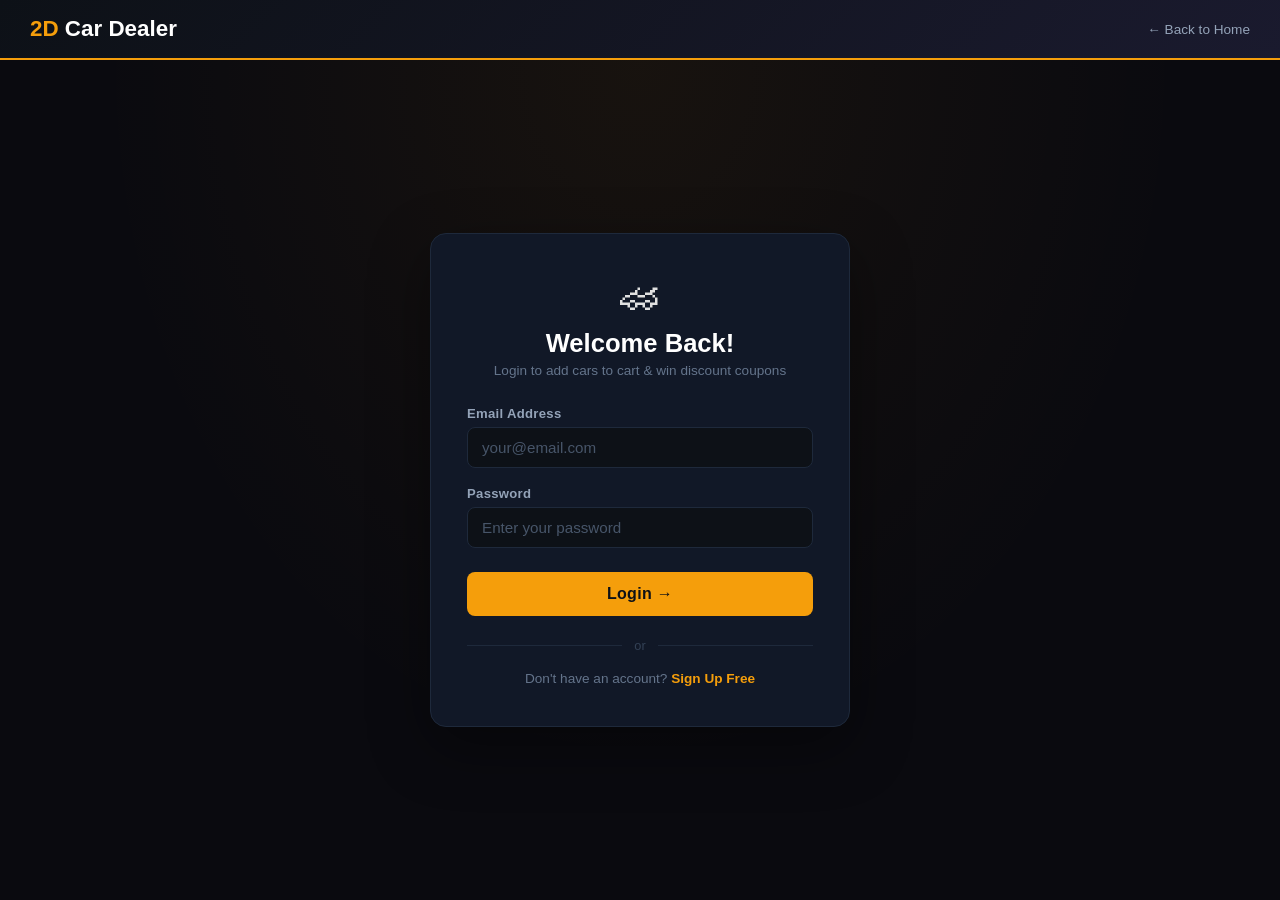
<file: login.html>
<!DOCTYPE html>
<html lang="en">
<head>
    <meta charset="UTF-8">
    <meta name="viewport" content="width=device-width, initial-scale=1.0">
    <title>Login - 2D Car Dealer</title>
    <link rel="stylesheet" href="auth.css">
</head>
<body>

<!-- Top Bar -->
<div class="auth-topbar">
    <a href="index.php" class="brand">2D <span>Car Dealer</span></a>
    <a href="index.php" class="back-link">← Back to Home</a>
</div>

<!-- Login Card -->
<div class="auth-wrapper">
    <div class="auth-card">
        <div class="auth-icon">🏎</div>
        <h2>Welcome Back!</h2>
        <p class="auth-sub">Login to add cars to cart & win discount coupons</p>

        <!-- Error/Success messages from PHP -->
        <div id="msg-box"></div>

        <form action="login.php" method="POST" id="loginForm">
            <div class="form-group">
                <label for="email">Email Address</label>
                <input type="email" id="email" name="email" placeholder="your@email.com" required>
            </div>

            <div class="form-group">
                <label for="password">Password</label>
                <input type="password" id="password" name="password" placeholder="Enter your password" required>
            </div>

            <button type="submit" class="btn-auth">Login →</button>
        </form>

        <div class="auth-divider">or</div>

        <div class="auth-alt">
            Don't have an account? <a href="signup.html">Sign Up Free</a>
        </div>
    </div>
</div>

<script>
    // Show error/success from URL param
    const params = new URLSearchParams(window.location.search);
    const msg = params.get('msg');
    const type = params.get('type') || 'danger';
    if (msg) {
        document.getElementById('msg-box').innerHTML =
            `<div class="alert alert-${type}">${decodeURIComponent(msg)}</div>`;
    }
</script>
</body>
</html>
</file>
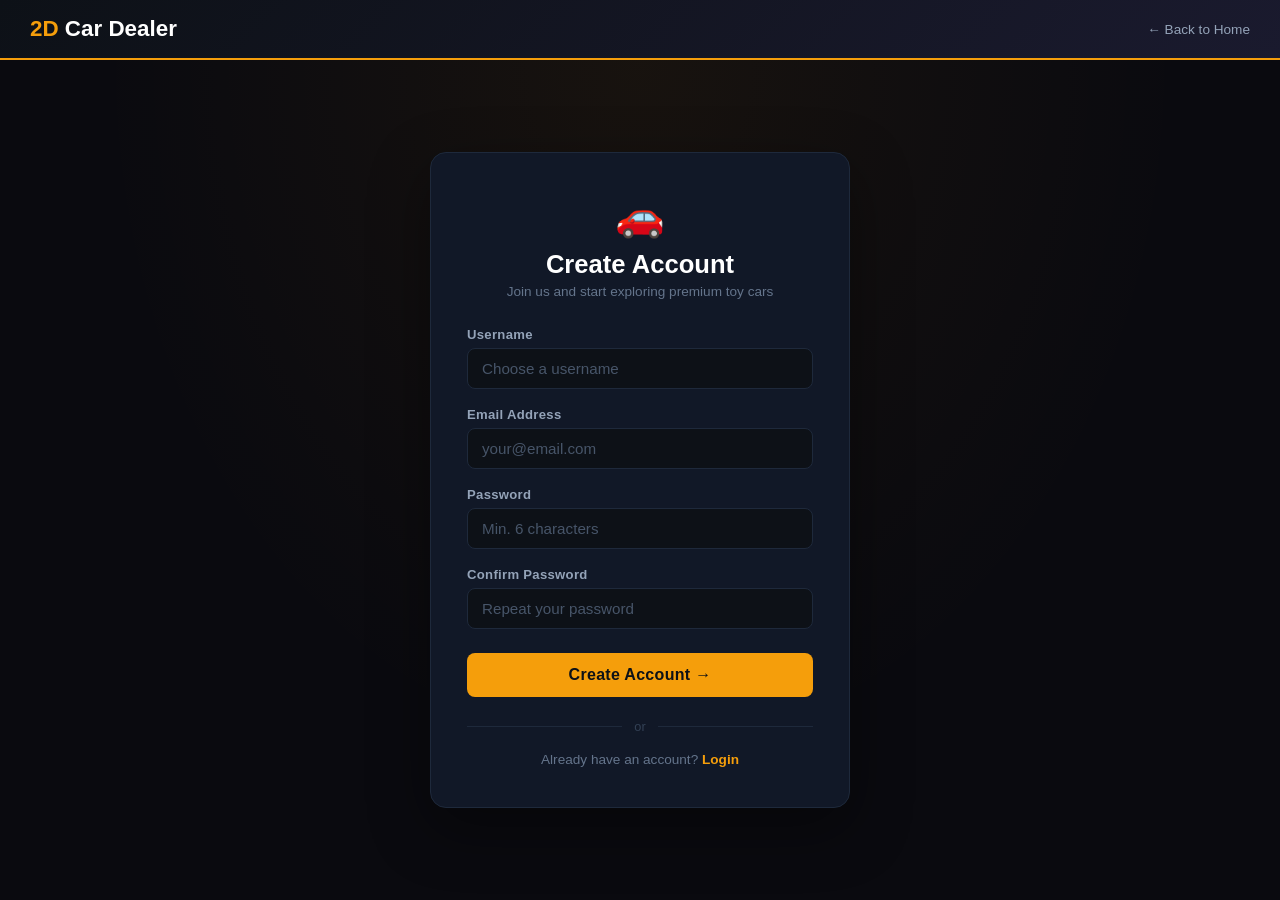
<file: signup.html>
<!DOCTYPE html>
<html lang="en">
<head>
    <meta charset="UTF-8">
    <meta name="viewport" content="width=device-width, initial-scale=1.0">
    <title>Sign Up - 2D Car Dealer</title>
    <link rel="stylesheet" href="auth.css">
</head>
<body>

<div class="auth-topbar">
    <a href="index.php" class="brand">2D <span>Car Dealer</span></a>
    <a href="index.php" class="back-link">← Back to Home</a>
</div>

<div class="auth-wrapper">
    <div class="auth-card">
        <div class="auth-icon">🚗</div>
        <h2>Create Account</h2>
        <p class="auth-sub">Join us and start exploring premium toy cars</p>

        <div id="msg-box"></div>

        <form action="signup.php" method="POST" id="signupForm">
            <div class="form-group">
                <label for="username">Username</label>
                <input type="text" id="username" name="username" placeholder="Choose a username" required minlength="3">
            </div>

            <div class="form-group">
                <label for="email">Email Address</label>
                <input type="email" id="email" name="email" placeholder="your@email.com" required>
            </div>

            <div class="form-group">
                <label for="password">Password</label>
                <input type="password" id="password" name="password" placeholder="Min. 6 characters" required minlength="6">
            </div>

            <div class="form-group">
                <label for="confirm">Confirm Password</label>
                <input type="password" id="confirm" name="confirm" placeholder="Repeat your password" required>
            </div>

            <button type="submit" class="btn-auth">Create Account →</button>
        </form>

        <div class="auth-divider">or</div>

        <div class="auth-alt">
            Already have an account? <a href="login.html">Login</a>
        </div>
    </div>
</div>

<script>
    // Show messages from URL
    const params = new URLSearchParams(window.location.search);
    const msg = params.get('msg');
    const type = params.get('type') || 'danger';
    if (msg) {
        document.getElementById('msg-box').innerHTML =
            `<div class="alert alert-${type}">${decodeURIComponent(msg)}</div>`;
    }

    // Client-side: check passwords match before submit
    document.getElementById('signupForm').addEventListener('submit', function(e) {
        const pw  = document.getElementById('password').value;
        const cpw = document.getElementById('confirm').value;
        if (pw !== cpw) {
            e.preventDefault();
            document.getElementById('msg-box').innerHTML =
                '<div class="alert alert-danger">Passwords do not match!</div>';
        }
    });
</script>
</body>
</html>
</file>
<file: auth.css>
/* =============================================
   2D Car Dealer - Auth Pages Stylesheet
   (login.html & signup.html)
   ============================================= */

* { margin: 0; padding: 0; box-sizing: border-box; }

body {
    font-family: 'Segoe UI', Tahoma, Geneva, Verdana, sans-serif;
    background: #0a0a0f;
    color: #e0e0e0;
    min-height: 100vh;
    display: flex;
    flex-direction: column;
}

/* ── Top bar ── */
.auth-topbar {
    background: linear-gradient(135deg, #0d1117, #1a1a2e);
    border-bottom: 2px solid #f59e0b;
    padding: 0 30px;
    height: 60px;
    display: flex;
    align-items: center;
    justify-content: space-between;
}

.auth-topbar .brand {
    font-size: 1.4rem;
    font-weight: 700;
    color: #f59e0b;
    text-decoration: none;
}

.auth-topbar .brand span { color: #fff; }

.auth-topbar .back-link {
    color: #94a3b8;
    font-size: 0.85rem;
    text-decoration: none;
    transition: color 0.2s;
}

.auth-topbar .back-link:hover { color: #f59e0b; }

/* ── Main wrapper ── */
.auth-wrapper {
    flex: 1;
    display: flex;
    align-items: center;
    justify-content: center;
    padding: 40px 20px;
    background: radial-gradient(ellipse at 50% 0%, rgba(245,158,11,0.06) 0%, transparent 60%);
}

/* ── Auth card ── */
.auth-card {
    background: #111827;
    border: 1px solid #1e293b;
    border-radius: 16px;
    padding: 40px 36px;
    width: 100%;
    max-width: 420px;
    box-shadow: 0 20px 60px rgba(0,0,0,0.4);
}

.auth-card .auth-icon {
    font-size: 2.5rem;
    text-align: center;
    margin-bottom: 10px;
}

.auth-card h2 {
    font-size: 1.6rem;
    font-weight: 700;
    color: #fff;
    text-align: center;
    margin-bottom: 5px;
}

.auth-card .auth-sub {
    color: #64748b;
    font-size: 0.85rem;
    text-align: center;
    margin-bottom: 28px;
}

/* ── Form elements ── */
.form-group {
    margin-bottom: 18px;
}

.form-group label {
    display: block;
    color: #94a3b8;
    font-size: 0.82rem;
    font-weight: 600;
    margin-bottom: 6px;
    letter-spacing: 0.3px;
}

.form-group input {
    width: 100%;
    padding: 11px 14px;
    background: #0d1117;
    border: 1px solid #1e293b;
    border-radius: 8px;
    color: #f1f5f9;
    font-size: 0.95rem;
    transition: border-color 0.2s, box-shadow 0.2s;
    outline: none;
}

.form-group input:focus {
    border-color: #f59e0b;
    box-shadow: 0 0 0 3px rgba(245,158,11,0.12);
}

.form-group input::placeholder { color: #475569; }

/* ── Submit button ── */
.btn-auth {
    width: 100%;
    padding: 13px;
    background: #f59e0b;
    color: #0d1117;
    border: none;
    border-radius: 8px;
    font-size: 1rem;
    font-weight: 700;
    cursor: pointer;
    transition: all 0.25s;
    margin-top: 6px;
    letter-spacing: 0.3px;
}

.btn-auth:hover {
    background: #d97706;
    transform: translateY(-2px);
    box-shadow: 0 6px 20px rgba(245,158,11,0.3);
}

/* ── Divider ── */
.auth-divider {
    display: flex;
    align-items: center;
    gap: 12px;
    margin: 22px 0 18px;
    color: #334155;
    font-size: 0.8rem;
}

.auth-divider::before,
.auth-divider::after {
    content: '';
    flex: 1;
    height: 1px;
    background: #1e293b;
}

/* ── Alt link ── */
.auth-alt {
    text-align: center;
    color: #64748b;
    font-size: 0.85rem;
}

.auth-alt a {
    color: #f59e0b;
    font-weight: 700;
    text-decoration: none;
}

.auth-alt a:hover { text-decoration: underline; }

/* ── Alerts ── */
.alert {
    padding: 11px 15px;
    border-radius: 8px;
    font-size: 0.85rem;
    margin-bottom: 18px;
    font-weight: 500;
}

.alert-danger  { background: rgba(220,38,38,0.15);  border: 1px solid #dc2626; color: #f87171; }
.alert-success { background: rgba(22,163,74,0.15);  border: 1px solid #16a34a; color: #4ade80; }
</file>
